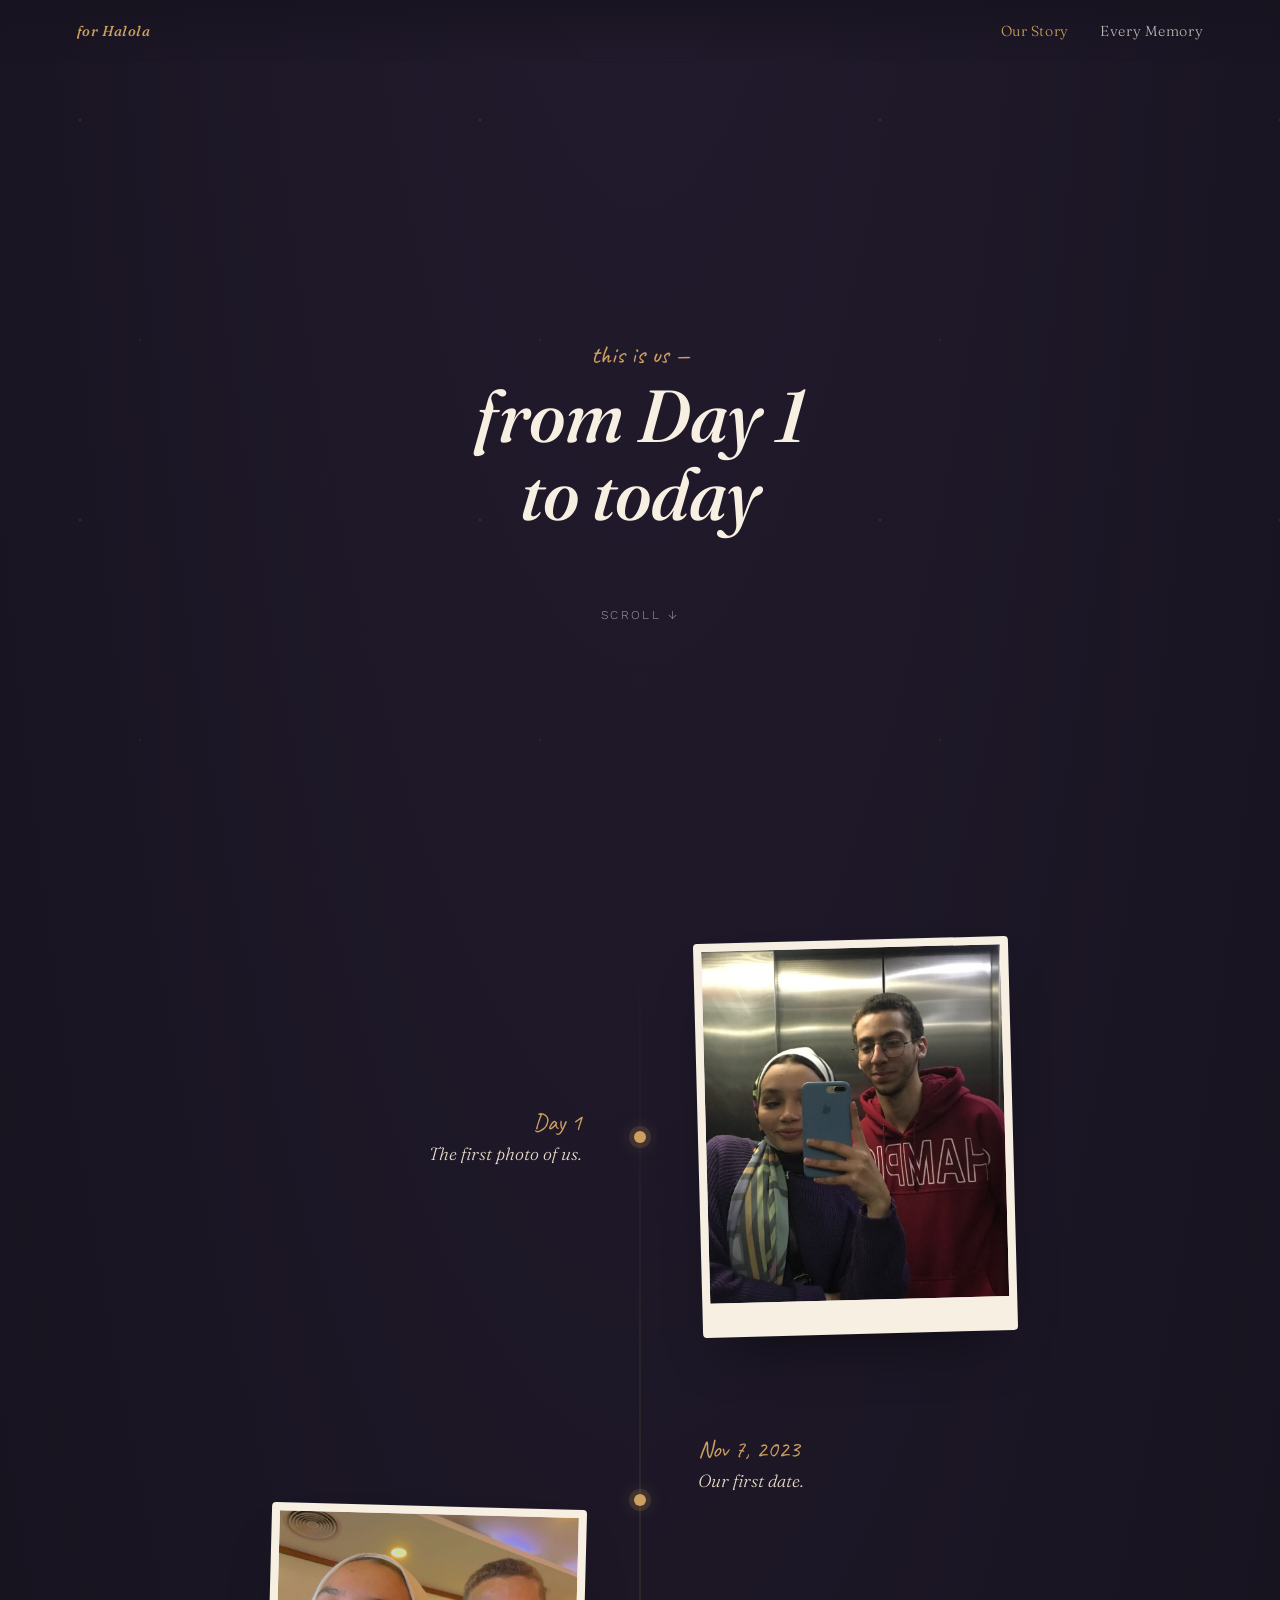
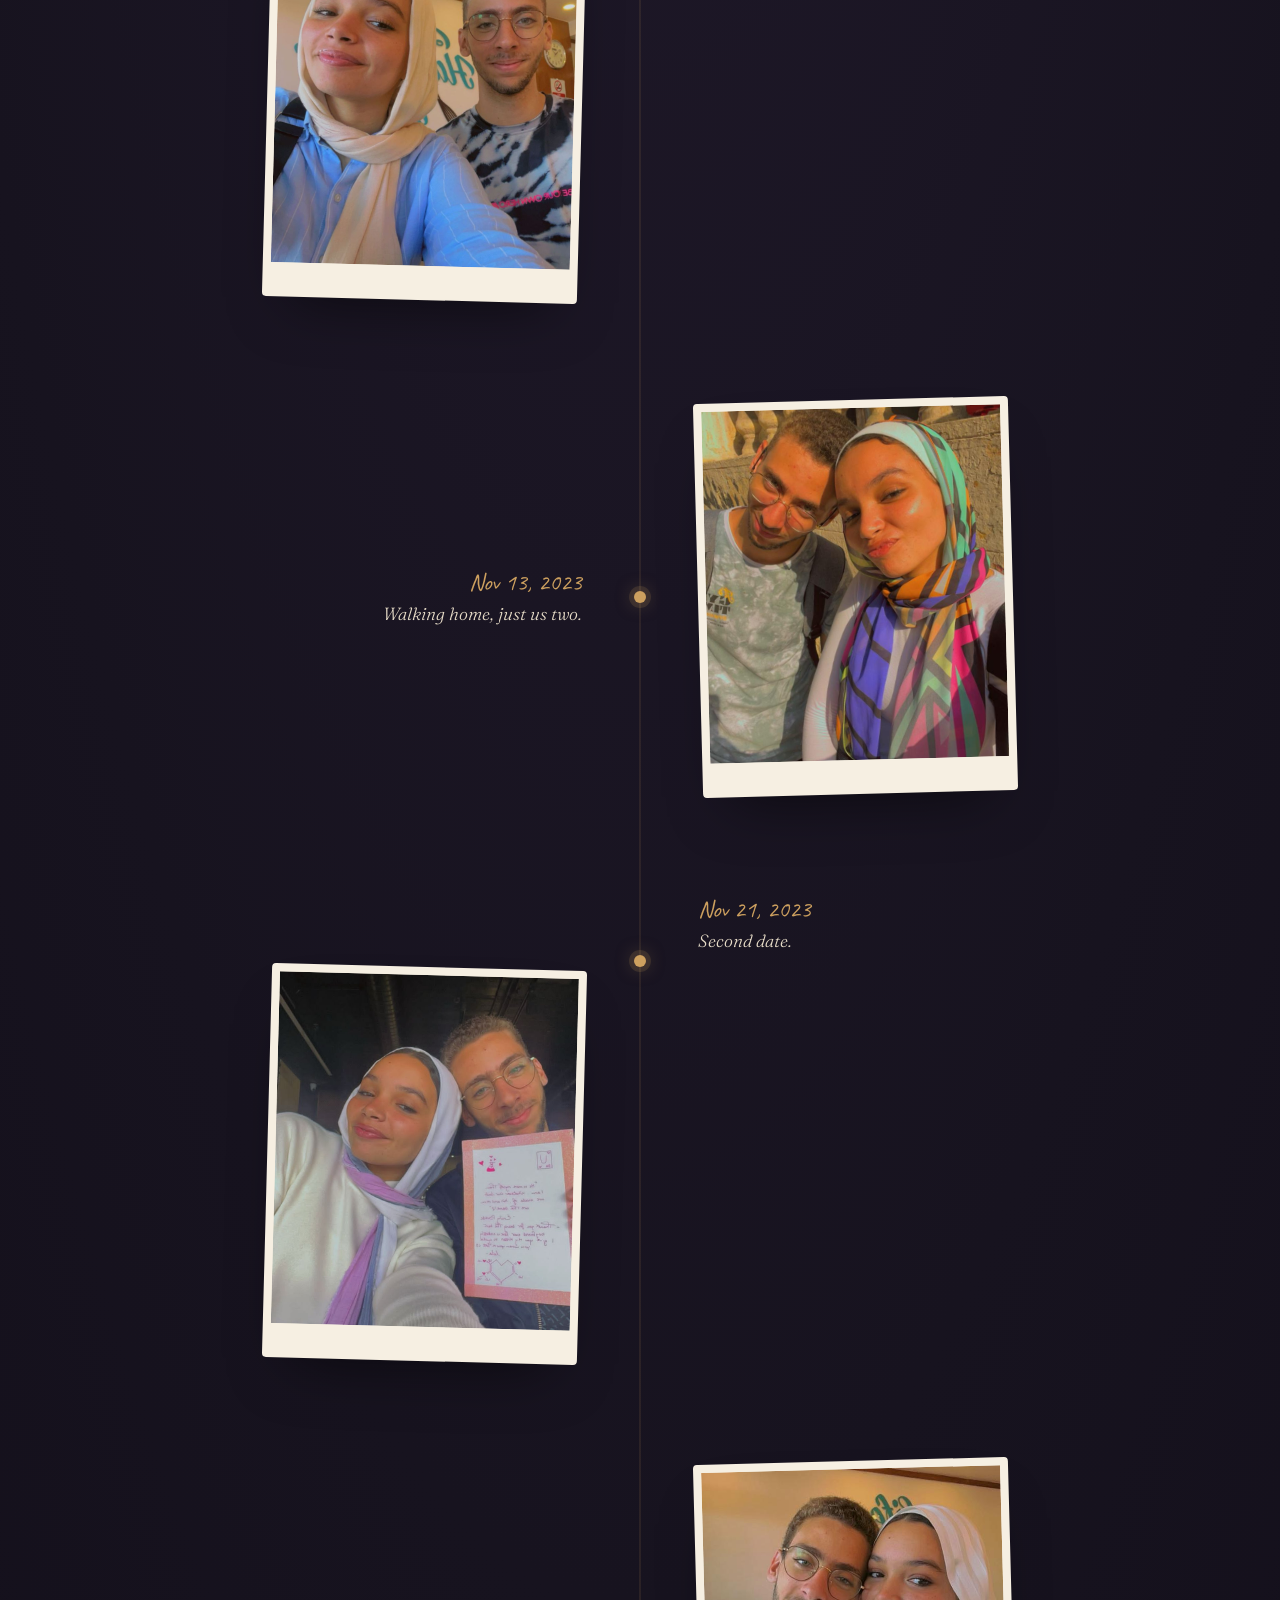
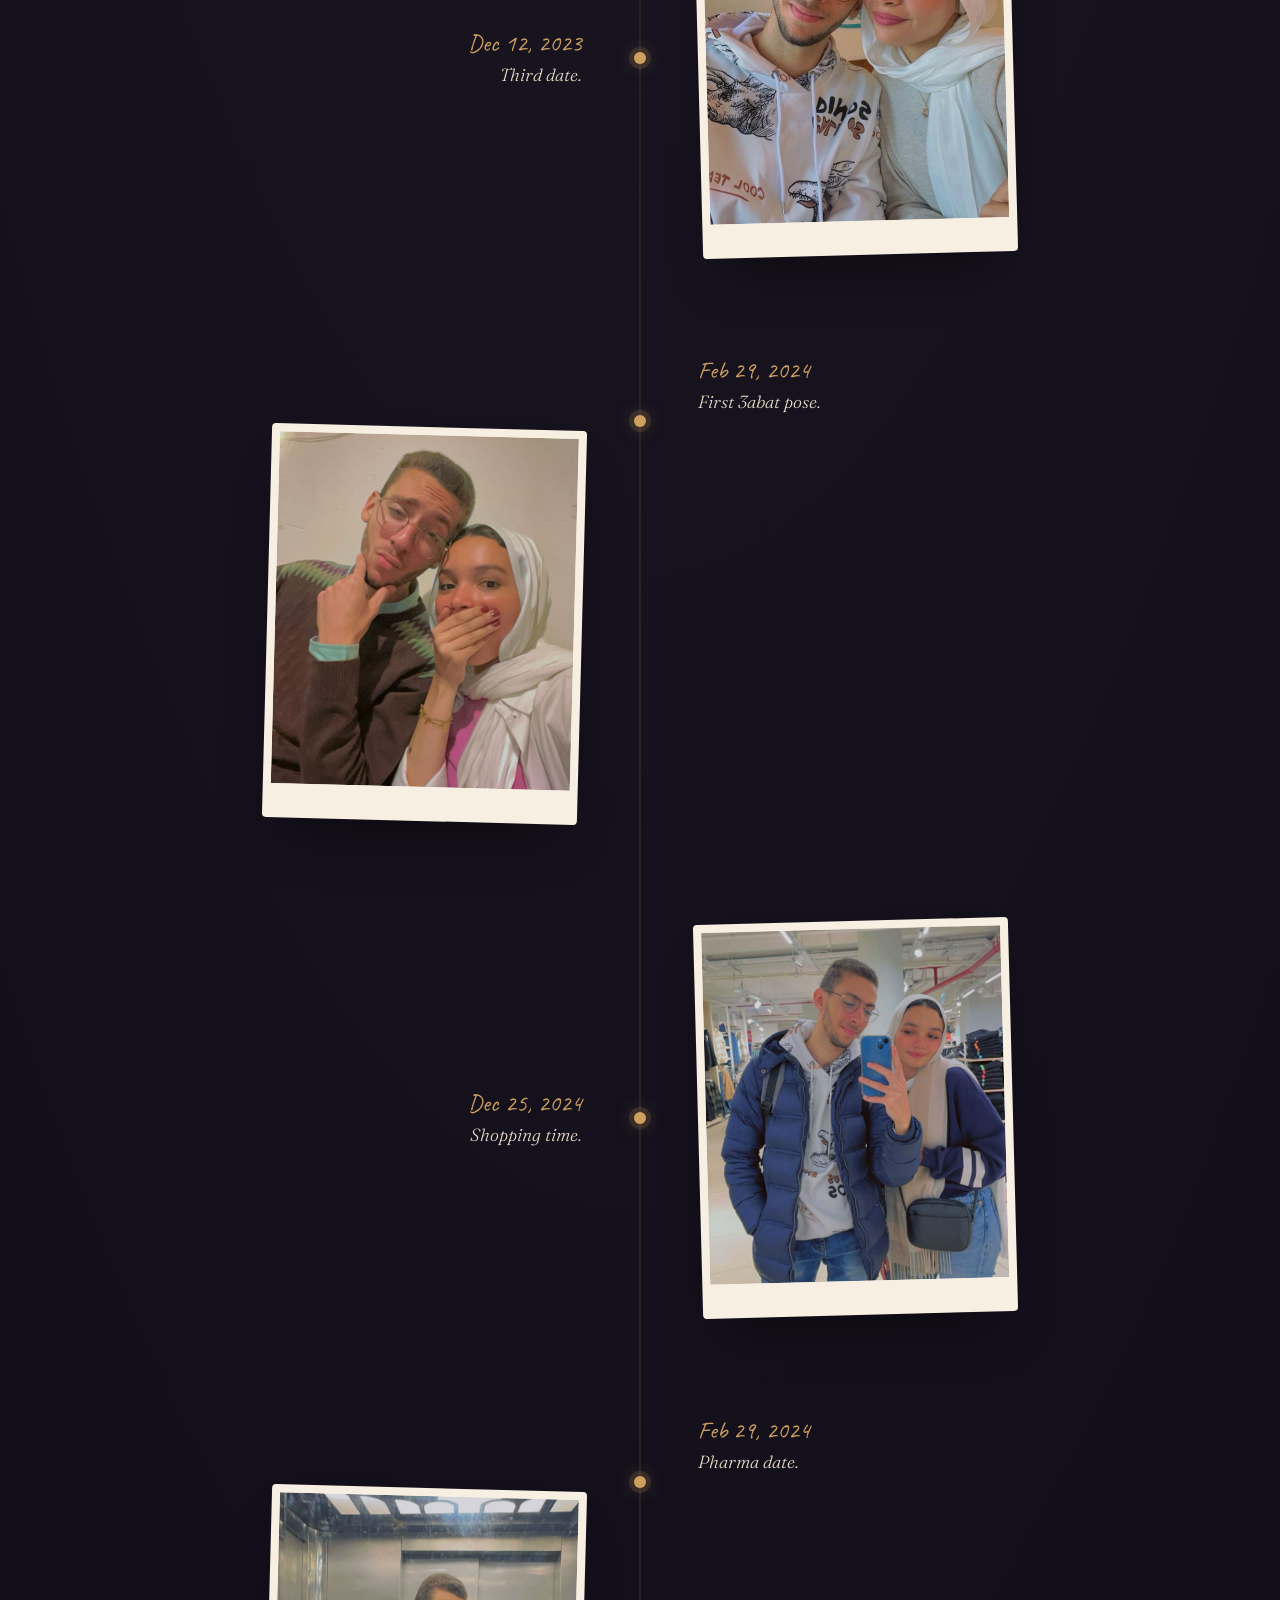
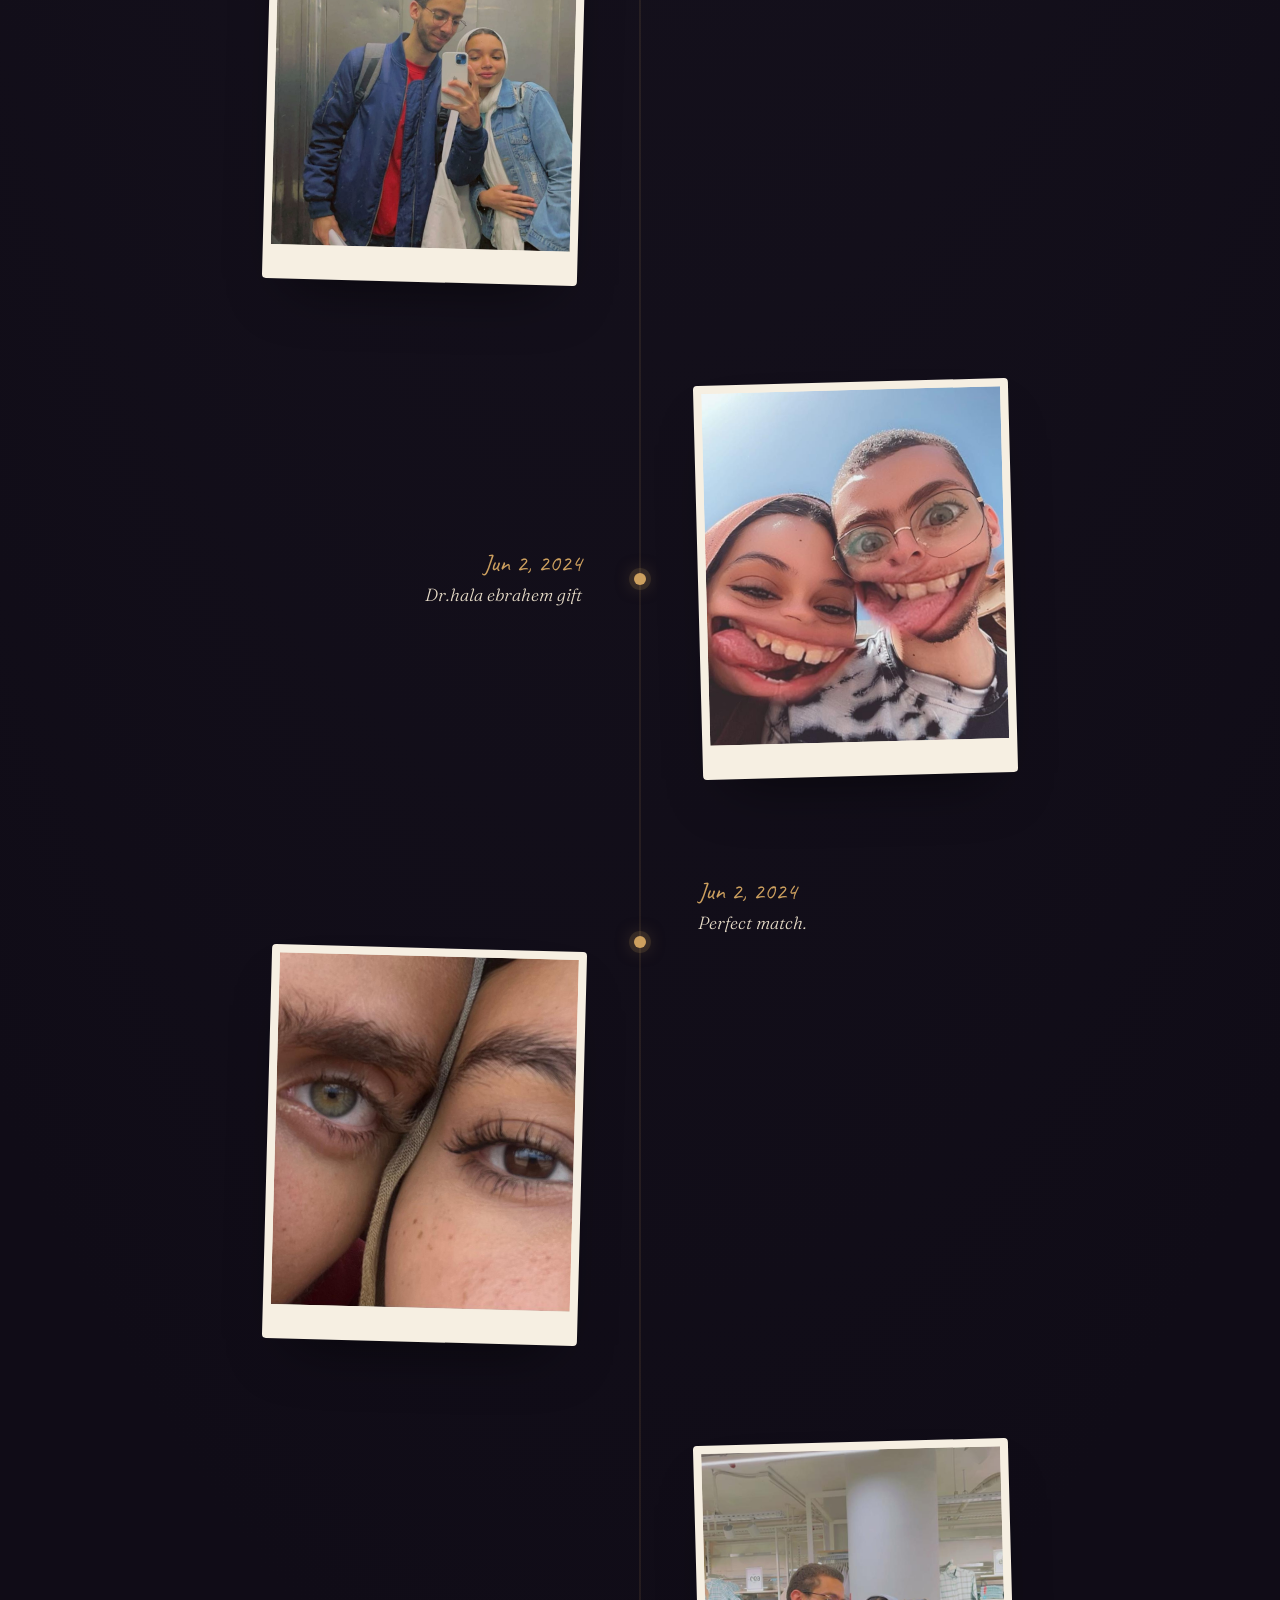
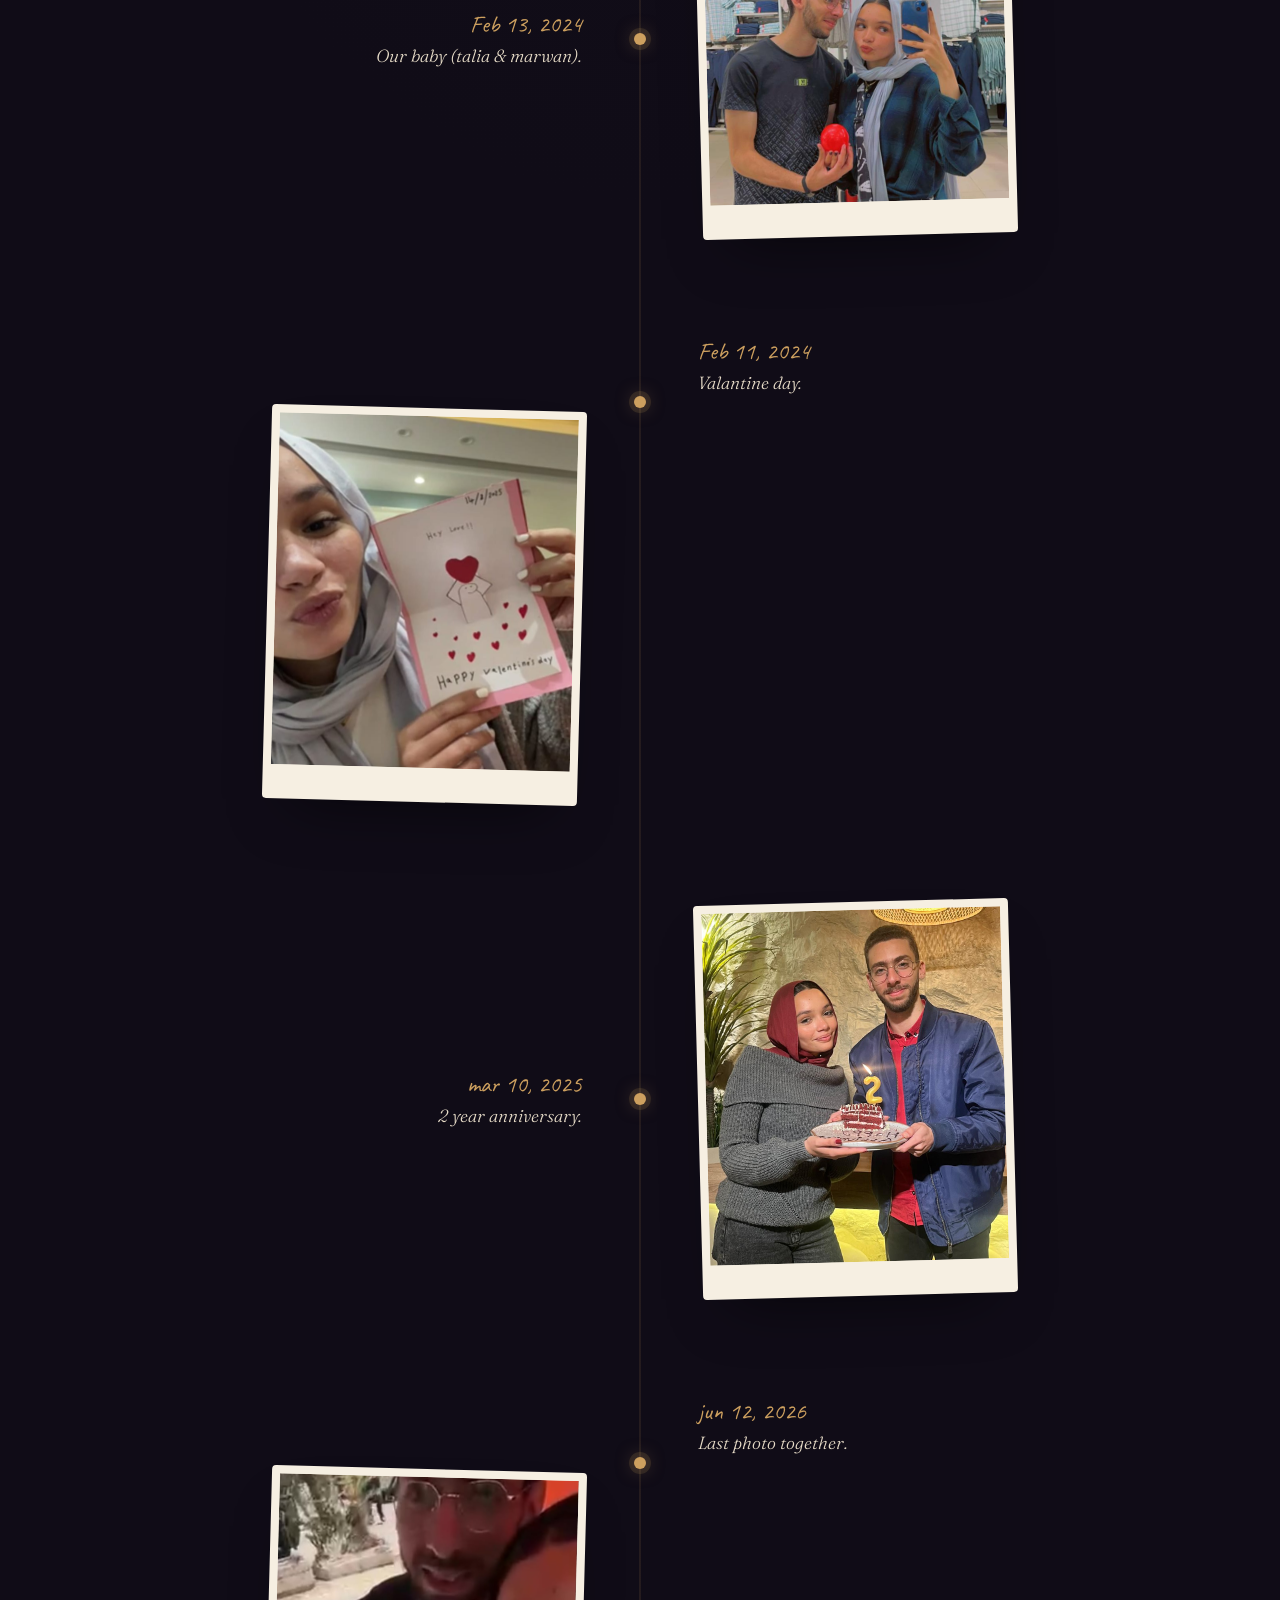
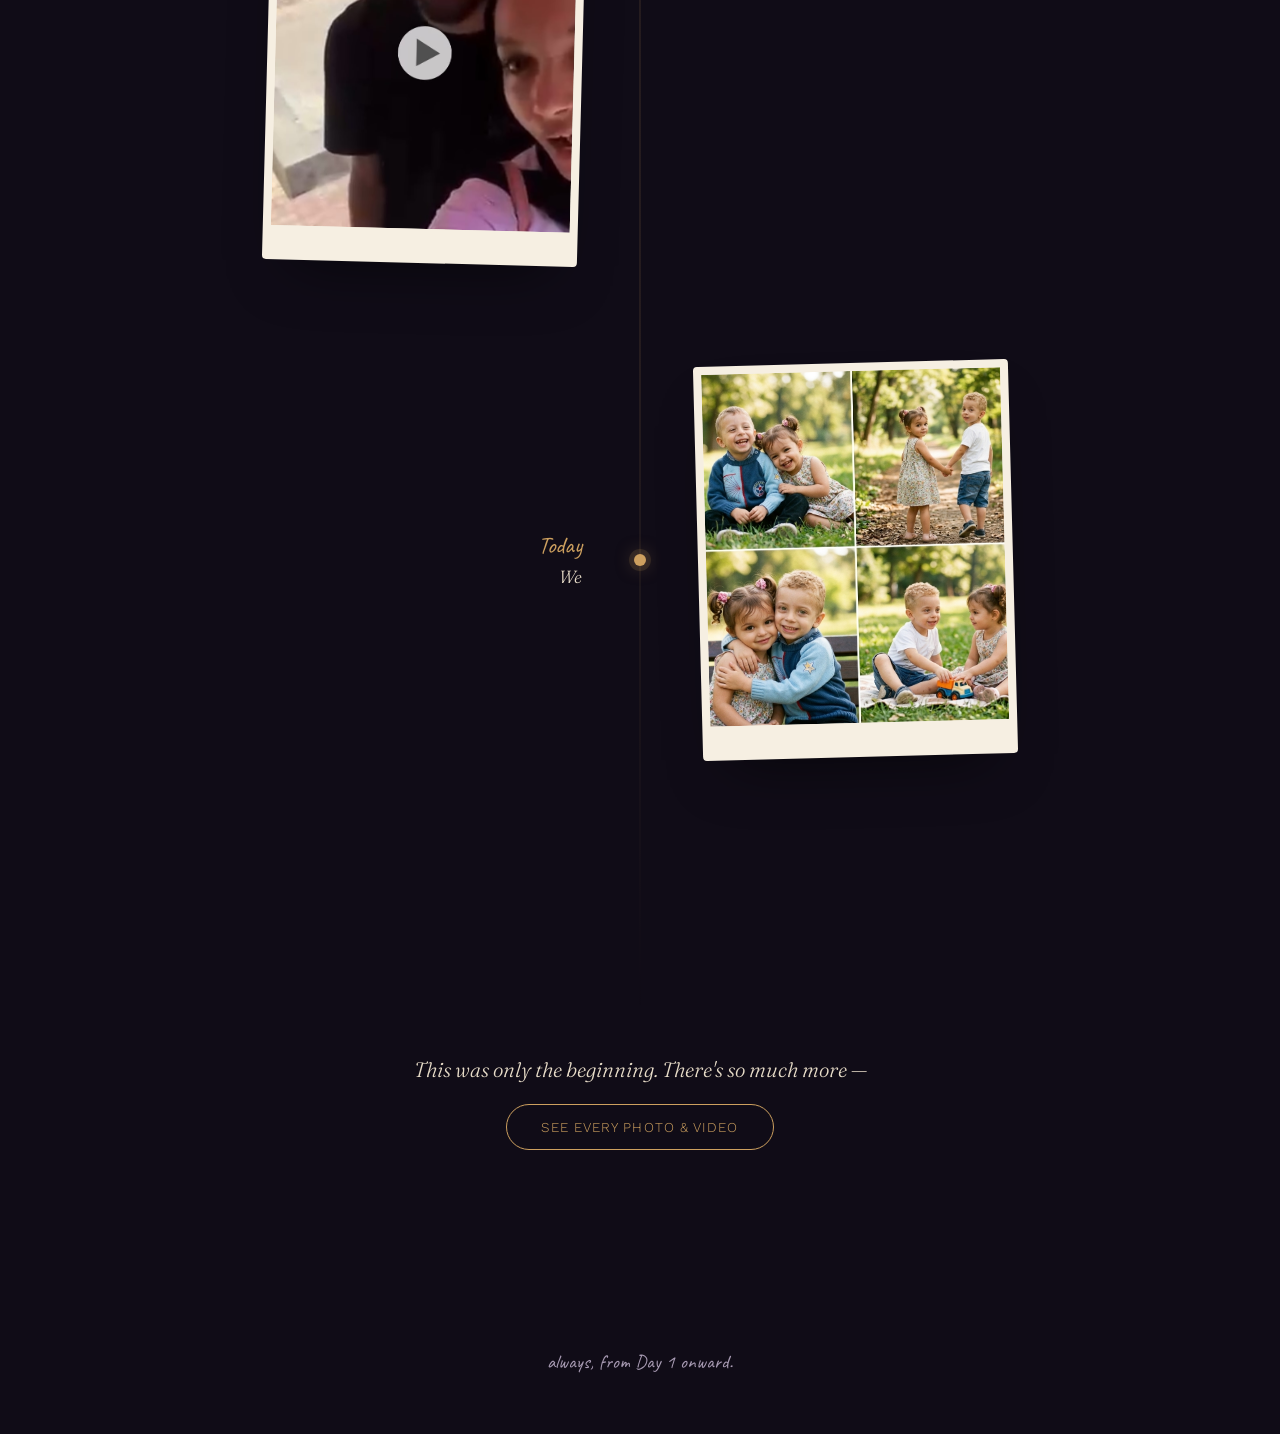
<file: 3 years/index.html>
<!DOCTYPE html>
<html lang="en">
<head>
<meta charset="UTF-8">
<meta name="viewport" content="width=device-width, initial-scale=1.0">
<title>For Halola</title>
<link rel="stylesheet" href="style.css">
</head>
<body>
<div class="dust"></div>

<nav>
  <span class="brand">for Halola</span>
  <div>
    <a href="index.html" class="active">Our Story</a>
    <a href="memories.html">Every Memory</a>
  </div>
</nav>

<main>
  <section class="hero">
    <span class="eyebrow">this is us —</span>
    <h1 id="heroTitle">from Day 1<br>to today</h1>
    <span class="scroll-hint">scroll ↓</span>
  </section>

  <div class="timeline" id="timeline"></div>

  <section class="gateway">
    <p>This was only the beginning. There's so much more —</p>
    <a class="btn" href="memories.html">See every photo &amp; video</a>
  </section>
</main>

<footer>always, from Day 1 onward.</footer>

<script src="data.js"></script>
<script src="script.js"></script>
</body>
</html>
</file>
<file: 3 years/style.css>
@import url('https://fonts.googleapis.com/css2?family=Fraunces:ital,opsz,wght@0,9..144,300;0,9..144,500;0,9..144,600;1,9..144,400;1,9..144,500&family=Caveat:wght@500;700&family=Work+Sans:wght@300;400;500&display=swap');

:root {
  --ink: #17131f;
  --ink-2: #211a2c;
  --paper: #f6efe2;
  --paper-dim: #e7dcc8;
  --rose: #c8705c;
  --gold: #cda05f;
  --dim: #a89bb3;
  --line: rgba(205, 160, 95, 0.22);
  --shadow: 0 30px 60px -30px rgba(0,0,0,0.6);
}

* { box-sizing: border-box; }

@media (prefers-reduced-motion: reduce) {
  *, *::before, *::after {
    animation-duration: 0.01ms !important;
    animation-iteration-count: 1 !important;
    transition-duration: 0.01ms !important;
    scroll-behavior: auto !important;
  }
}

html { scroll-behavior: smooth; }

body {
  margin: 0;
  background: radial-gradient(ellipse 120% 80% at 50% -10%, #241c30 0%, var(--ink) 55%, #100c17 100%);
  color: var(--paper);
  font-family: 'Work Sans', sans-serif;
  font-weight: 300;
  min-height: 100vh;
  overflow-x: hidden;
}

/* subtle drifting stars/dust */
.dust {
  position: fixed;
  inset: 0;
  pointer-events: none;
  z-index: 0;
  background-image:
    radial-gradient(1.5px 1.5px at 20% 30%, rgba(205,160,95,0.5), transparent),
    radial-gradient(1px 1px at 60% 70%, rgba(205,160,95,0.35), transparent),
    radial-gradient(1px 1px at 80% 20%, rgba(205,160,95,0.4), transparent),
    radial-gradient(1.5px 1.5px at 35% 85%, rgba(205,160,95,0.3), transparent),
    radial-gradient(1px 1px at 90% 60%, rgba(205,160,95,0.3), transparent);
  background-repeat: repeat;
  background-size: 400px 400px;
  animation: driftDust 90s linear infinite;
  opacity: 0.6;
}
@keyframes driftDust { from { background-position: 0 0; } to { background-position: -400px 400px; } }

nav {
  position: fixed;
  top: 0; left: 0; right: 0;
  z-index: 20;
  display: flex;
  justify-content: space-between;
  align-items: center;
  padding: 22px 6vw;
  font-family: 'Fraunces', serif;
  letter-spacing: 0.04em;
  font-size: 0.9rem;
  background: linear-gradient(to bottom, rgba(23,19,31,0.85), transparent);
  backdrop-filter: blur(2px);
}
nav .brand { color: var(--gold); font-style: italic; font-weight: 500; }
nav a {
  color: var(--paper);
  text-decoration: none;
  opacity: 0.75;
  margin-left: 28px;
  transition: opacity 0.2s ease;
}
nav a:hover, nav a.active { opacity: 1; color: var(--gold); }

main { position: relative; z-index: 1; }

/* ---------- PAGE 1: HERO ---------- */
.hero {
  min-height: 100svh;
  display: flex;
  flex-direction: column;
  align-items: center;
  justify-content: center;
  text-align: center;
  padding: 120px 6vw 60px;
  position: relative;
}
.hero .eyebrow {
  font-family: 'Caveat', cursive;
  font-size: 1.6rem;
  color: var(--gold);
  opacity: 0;
  animation: fadeUp 1s ease forwards 0.2s;
}
.hero h1 {
  font-family: 'Fraunces', serif;
  font-style: italic;
  font-weight: 500;
  font-size: clamp(2.4rem, 6vw, 4.6rem);
  line-height: 1.05;
  margin: 6px 0 20px;
  color: var(--paper);
  opacity: 0;
  animation: fadeUp 1s ease forwards 0.4s;
}
.hero p.sub {
  max-width: 46ch;
  color: var(--dim);
  font-size: 1.05rem;
  line-height: 1.7;
  opacity: 0;
  animation: fadeUp 1s ease forwards 0.6s;
}
.hero .scroll-hint {
  margin-top: 56px;
  font-size: 0.75rem;
  letter-spacing: 0.2em;
  text-transform: uppercase;
  color: var(--dim);
  opacity: 0;
  animation: fadeUp 1s ease forwards 0.9s, bob 2.4s ease-in-out infinite 2s;
}
@keyframes fadeUp { from { opacity: 0; transform: translateY(18px);} to { opacity: 1; transform: translateY(0);} }
@keyframes bob { 0%,100% { transform: translateY(0);} 50% { transform: translateY(6px);} }

/* ---------- TIMELINE (page 1) ---------- */
.timeline {
  max-width: 900px;
  margin: 0 auto;
  padding: 40px 6vw 160px;
  position: relative;
}
.timeline::before {
  content: "";
  position: absolute;
  left: 50%;
  top: 0;
  bottom: 0;
  width: 1px;
  background: linear-gradient(to bottom, transparent, var(--line) 8%, var(--line) 92%, transparent);
  transform: translateX(-50%);
}
.entry {
  display: grid;
  grid-template-columns: 1fr 60px 1fr;
  align-items: center;
  gap: 0 28px;
  margin-bottom: 100px;
  opacity: 0;
  transform: translateY(30px);
  transition: opacity 0.8s ease, transform 0.8s ease;
}
.entry.visible { opacity: 1; transform: translateY(0); }
.entry:nth-child(odd) .entry-card { grid-column: 1; text-align: right; }
.entry:nth-child(odd) .entry-photo { grid-column: 3; }
.entry:nth-child(even) .entry-card { grid-column: 3; text-align: left; }
.entry:nth-child(even) .entry-photo { grid-column: 1; }
.entry-node {
  grid-column: 2;
  justify-self: center;
  width: 12px; height: 12px;
  border-radius: 50%;
  background: var(--gold);
  box-shadow: 0 0 0 5px rgba(205,160,95,0.14), 0 0 18px rgba(205,160,95,0.5);
}
.entry-card .day {
  font-family: 'Caveat', cursive;
  color: var(--gold);
  font-size: 1.5rem;
  display: block;
  margin-bottom: 4px;
}
.entry-card .cap {
  font-family: 'Fraunces', serif;
  font-style: italic;
  font-size: 1.1rem;
  color: var(--paper-dim);
  line-height: 1.5;
}
.entry-photo {
  aspect-ratio: 4/5;
  border-radius: 4px;
  overflow: hidden;
  background: var(--paper);
  box-shadow: var(--shadow);
  transform: rotate(var(--tilt, -1.5deg));
  border: 8px solid var(--paper);
  border-bottom-width: 34px;
}
.entry:nth-child(even) .entry-photo { --tilt: 1.5deg; }
.entry-photo img, .entry-photo video {
  width: 100%; height: 100%; object-fit: cover; display: block;
}
.entry-photo.placeholder {
  display: flex; align-items: center; justify-content: center;
  color: #b7a98f; font-family: 'Work Sans'; font-size: 0.75rem; text-align: center;
  background: repeating-linear-gradient(135deg, #ece1cc, #ece1cc 10px, #e3d5ba 10px, #e3d5ba 20px);
}

@media (max-width: 720px) {
  .timeline::before { left: 20px; }
  .entry { grid-template-columns: 40px 1fr; }
  .entry-node { grid-column: 1; }
  .entry:nth-child(odd) .entry-card, .entry:nth-child(even) .entry-card { grid-column: 2; text-align: left; }
  .entry:nth-child(odd) .entry-photo, .entry:nth-child(even) .entry-photo { grid-column: 2; margin-top: 16px; }
  .entry-photo { transform: rotate(0deg); }
}

/* closing line to page 2 */
.gateway {
  text-align: center;
  padding: 40px 6vw 160px;
}
.gateway a.btn {
  display: inline-block;
  margin-top: 22px;
  padding: 14px 34px;
  border: 1px solid var(--gold);
  border-radius: 999px;
  color: var(--gold);
  text-decoration: none;
  font-size: 0.85rem;
  letter-spacing: 0.08em;
  text-transform: uppercase;
  transition: background 0.25s ease, color 0.25s ease;
}
.gateway a.btn:hover { background: var(--gold); color: var(--ink); }
.gateway p {
  font-family: 'Fraunces', serif;
  font-style: italic;
  font-size: 1.3rem;
  color: var(--paper-dim);
  max-width: 40ch;
  margin: 0 auto;
}

/* ---------- PAGE 2: GALLERY ---------- */
.gallery-hero {
  padding: 150px 6vw 60px;
  text-align: center;
}
.gallery-hero h1 {
  font-family: 'Fraunces', serif;
  font-style: italic;
  font-weight: 500;
  font-size: clamp(2rem, 5vw, 3.4rem);
  color: var(--paper);
}
.gallery-hero p {
  color: var(--dim);
  max-width: 44ch;
  margin: 14px auto 0;
  line-height: 1.7;
}

.grid {
  columns: 4 260px;
  column-gap: 22px;
  max-width: 1300px;
  margin: 0 auto;
  padding: 20px 6vw 160px;
}
.tile {
  break-inside: avoid;
  margin-bottom: 22px;
  border-radius: 6px;
  overflow: hidden;
  background: var(--paper);
  box-shadow: var(--shadow);
  border: 7px solid var(--paper);
  opacity: 0;
  transform: translateY(24px);
  transition: opacity 0.7s ease, transform 0.7s ease;
  cursor: pointer;
}
.tile.visible { opacity: 1; transform: translateY(0); }
.tile img, .tile video {
  width: 100%; display: block; border-radius: 2px;
}
.tile.placeholder {
  aspect-ratio: 1/1.15;
  display: flex; flex-direction: column; align-items: center; justify-content: center;
  gap: 6px;
  background: repeating-linear-gradient(135deg, #ece1cc, #ece1cc 10px, #e3d5ba 10px, #e3d5ba 20px);
  color: #8f8265; font-size: 0.72rem; text-align: center; padding: 10px;
}
.tile .meta {
  padding: 10px 12px 12px;
  color: var(--ink);
}
.tile .meta .d { font-family: 'Caveat', cursive; font-size: 1.15rem; color: var(--rose); display: block; }
.tile .meta .c { font-family: 'Fraunces', serif; font-style: italic; font-size: 0.92rem; color: #3a3040; }
.tile .video-badge {
  position: absolute;
  margin: 10px;
  background: rgba(23,19,31,0.7);
  color: var(--gold);
  font-size: 0.65rem;
  letter-spacing: 0.08em;
  padding: 4px 8px;
  border-radius: 999px;
}
.tile-inner { position: relative; }

/* lightbox */
.lightbox {
  position: fixed; inset: 0; z-index: 50;
  background: rgba(10,8,14,0.92);
  display: none;
  align-items: center; justify-content: center;
  padding: 5vw;
}
.lightbox.open { display: flex; }
.lightbox img, .lightbox video {
  max-width: 90vw; max-height: 82vh; border-radius: 6px; box-shadow: var(--shadow);
}
.lightbox .lb-cap {
  position: absolute; bottom: 6vh; left: 0; right: 0; text-align: center;
  font-family: 'Fraunces', serif; font-style: italic; color: var(--paper-dim);
}
.lightbox .lb-close {
  position: absolute; top: 26px; right: 5vw;
  color: var(--gold); font-size: 1.6rem; cursor: pointer; background: none; border: none;
}

footer {
  text-align: center;
  padding: 40px 6vw 60px;
  color: var(--dim);
  font-family: 'Caveat', cursive;
  font-size: 1.2rem;
}
</file>
